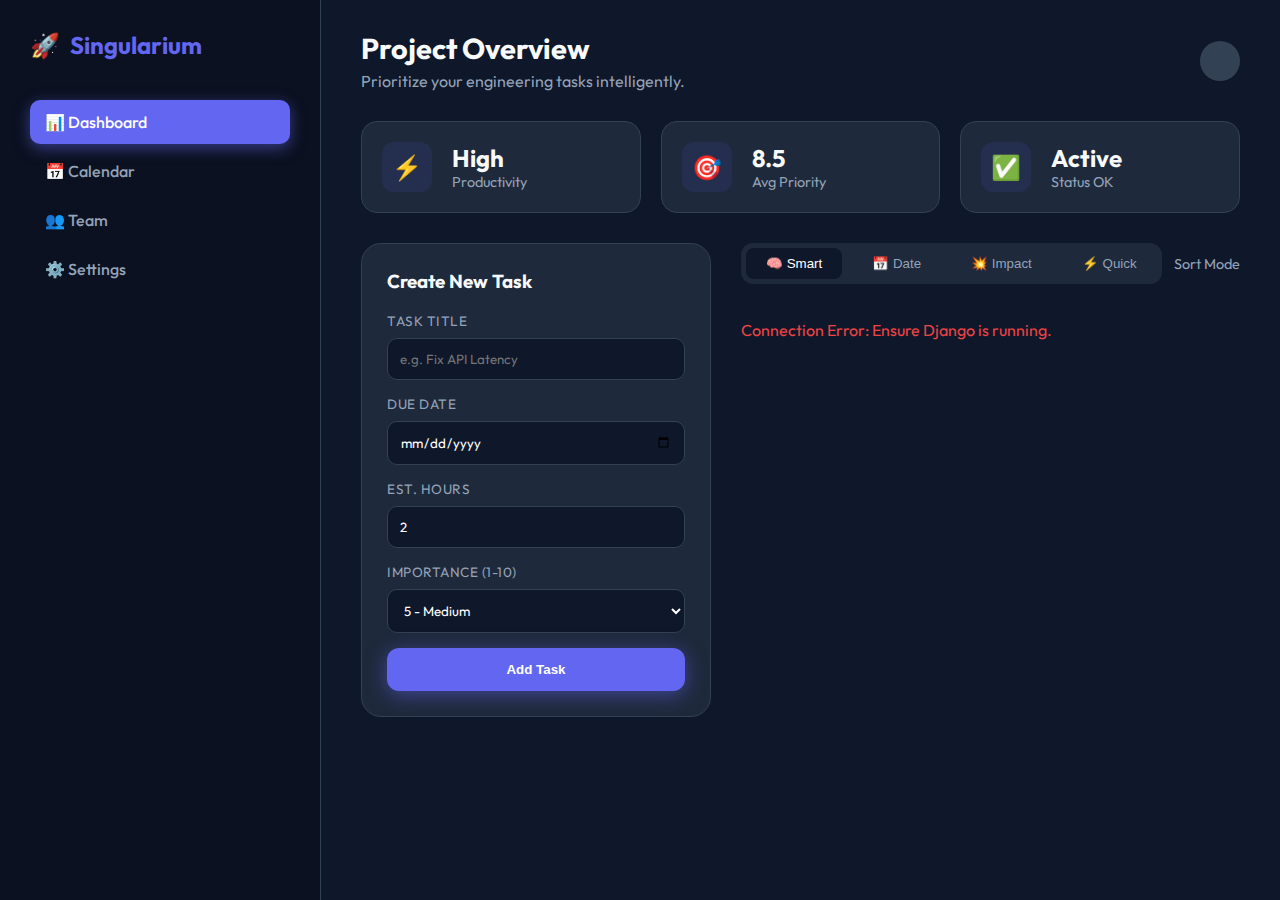
<file: frontend/index.html>
<!DOCTYPE html>
<html lang="en">
<head>
    <meta charset="UTF-8">
    <meta name="viewport" content="width=device-width, initial-scale=1.0">
    <title>Singularium Dashboard</title>
    <link href="https://fonts.googleapis.com/css2?family=Outfit:wght@300;400;500;700&display=swap" rel="stylesheet">
    <link rel="stylesheet" href="style.css">
</head>
<body>

    <div class="sidebar">
        <div class="logo">🚀 <span>Singularium</span></div>
        <div class="nav-item active">📊 Dashboard</div>
        <div class="nav-item">📅 Calendar</div>
        <div class="nav-item">👥 Team</div>
        <div class="nav-item">⚙️ Settings</div>
    </div>

    <div class="main-content">
        
        <div class="header-row">
            <div class="welcome">
                <h2>Project Overview</h2>
                <p>Prioritize your engineering tasks intelligently.</p>
            </div>
            <div class="avatar" style="width:40px; height:40px; background:#334155; border-radius:50%;"></div>
        </div>

        <div class="stats-grid">
            <div class="stat-card">
                <div class="stat-icon">⚡</div>
                <div class="stat-info"><h3>High</h3><p>Productivity</p></div>
            </div>
            <div class="stat-card">
                <div class="stat-icon">🎯</div>
                <div class="stat-info"><h3>8.5</h3><p>Avg Priority</p></div>
            </div>
            <div class="stat-card">
                <div class="stat-icon">✅</div>
                <div class="stat-info"><h3>Active</h3><p>Status OK</p></div>
            </div>
        </div>

        <div class="dashboard-grid">
            
            <div class="form-panel">
                <h3 style="margin-top:0;">Create New Task</h3>
                <form id="taskForm" onsubmit="addTask(event)">
                    <div class="form-group">
                        <label>Task Title</label>
                        <input type="text" id="title" placeholder="e.g. Fix API Latency" required>
                    </div>
                    <div class="form-group">
                        <label>Due Date</label>
                        <input type="date" id="date" required>
                    </div>
                    <div class="form-group">
                        <label>Est. Hours</label>
                        <input type="number" id="hours" value="2" min="1">
                    </div>
                    <div class="form-group">
                        <label>Importance (1-10)</label>
                        <select id="imp">
                            <option value="10">10 - Critical</option>
                            <option value="8">8 - High</option>
                            <option value="5" selected>5 - Medium</option>
                            <option value="3">3 - Low</option>
                        </select>
                    </div>
                    <button type="submit" id="addBtn" class="btn-primary">Add Task</button>
                </form>
            </div>

            <div class="list-panel">
                <div style="display:flex; justify-content:space-between; align-items:center;">
                    <div class="strategy-bar">
                        <button onclick="setStrategy('smart_balance')" class="strat-btn active">🧠 Smart</button>
                        <button onclick="setStrategy('deadline')" class="strat-btn">📅 Date</button>
                        <button onclick="setStrategy('impact')" class="strat-btn">💥 Impact</button>
                        <button onclick="setStrategy('quick_wins')" class="strat-btn">⚡ Quick</button>
                    </div>
                    <div style="color:var(--text-muted); font-size:0.9rem;">Sort Mode</div>
                </div>

                <div id="results" class="task-list-container">
                    <p style="color:#555">Loading Engine...</p>
                </div>
            </div>

        </div>
    </div>

    <script src="main.js"></script>
</body>
</html>
</file>
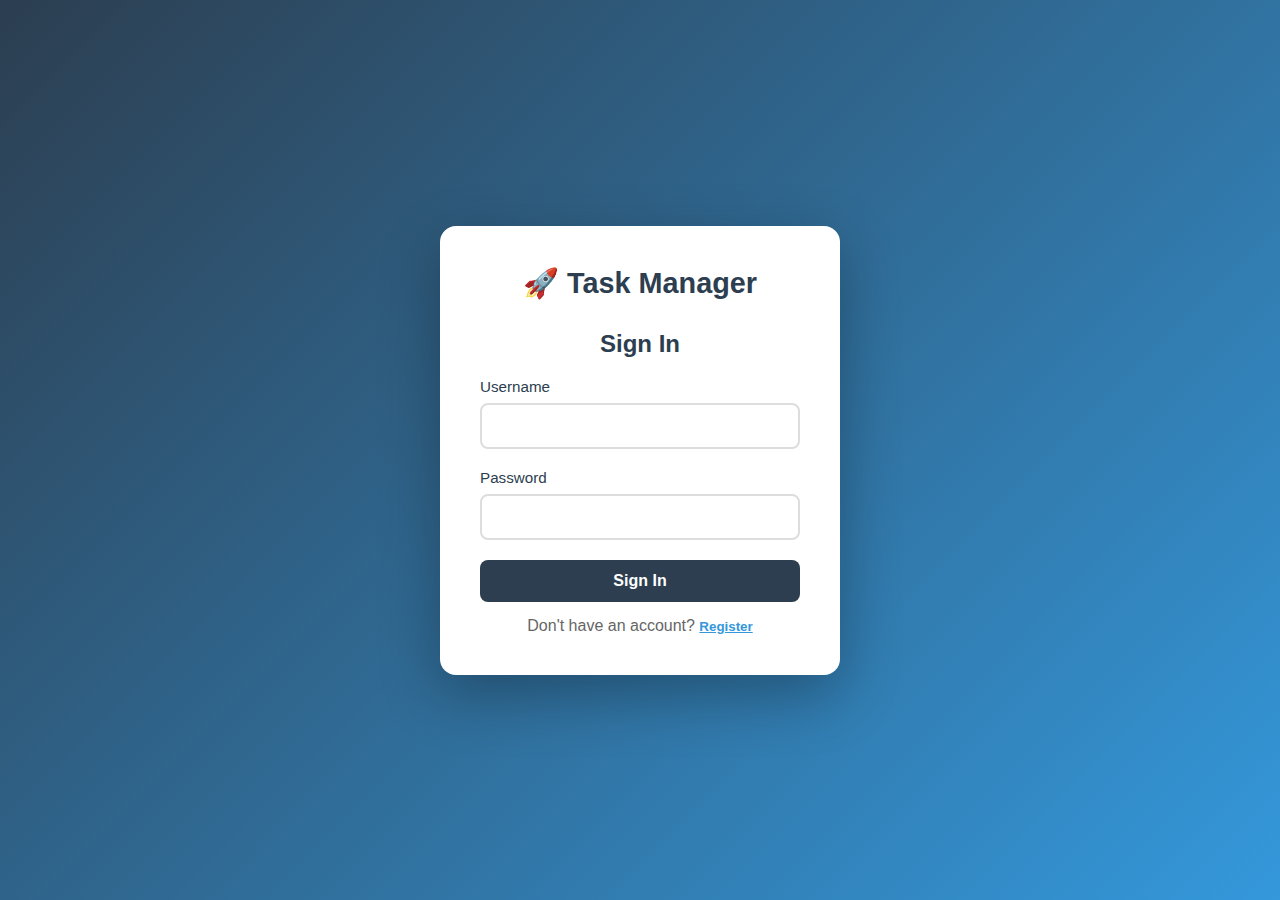
<file: backend/templates/index.html>
<!DOCTYPE html>
<html lang="en">
<head>
    <meta charset="UTF-8">
    <meta name="viewport" content="width=device-width, initial-scale=1.0">
    <title>Smart Task Manager</title>
    <style>
        * { margin: 0; padding: 0; box-sizing: border-box; }
        :root { 
            --primary: #2c3e50; 
            --accent: #3498db; 
            --danger: #e74c3c;
            --success: #2ecc71; 
            --warning: #f39c12;
            --bg: #f5f6fa;
            --card-bg: #ffffff;
            --text-dark: #2c3e50;
            --text-light: #666;
            --border: #ddd;
        }
        
        body { 
            font-family: 'Segoe UI', Tahoma, Geneva, Verdana, sans-serif;
            background: var(--bg);
            color: var(--text-dark);
        }
        
        /* ============ LOGIN PAGE ============ */
        .auth-page {
            display: none;
            min-height: 100vh;
            background: linear-gradient(135deg, var(--primary) 0%, var(--accent) 100%);
            display: flex;
            align-items: center;
            justify-content: center;
            padding: 20px;
        }
        
        .auth-page.active { display: flex !important; }
        
        .auth-container {
            background: white;
            padding: 40px;
            border-radius: 16px;
            box-shadow: 0 20px 60px rgba(0,0,0,0.3);
            width: 100%;
            max-width: 400px;
        }
        
        .auth-container h1 {
            text-align: center;
            margin-bottom: 30px;
            color: var(--primary);
            font-size: 1.8rem;
        }
        
        .auth-form { display: none; }
        .auth-form.active { display: block; }
        
        .form-group {
            margin-bottom: 20px;
        }
        
        .form-group label {
            display: block;
            margin-bottom: 8px;
            font-weight: 500;
            color: var(--primary);
        }
        
        .form-group input {
            width: 100%;
            padding: 12px;
            border: 2px solid var(--border);
            border-radius: 8px;
            font-size: 1rem;
            transition: border-color 0.3s;
        }
        
        .form-group input:focus {
            outline: none;
            border-color: var(--accent);
        }
        
        .btn {
            width: 100%;
            padding: 12px;
            border: none;
            border-radius: 8px;
            font-size: 1rem;
            font-weight: bold;
            cursor: pointer;
            transition: all 0.3s;
            margin-bottom: 15px;
        }
        
        .btn-primary {
            background: var(--primary);
            color: white;
        }
        
        .btn-primary:hover { background: #1a252f; }
        
        .btn-secondary {
            background: var(--accent);
            color: white;
        }
        
        .btn-secondary:hover { background: #2980b9; }
        
        .auth-toggle {
            text-align: center;
            color: var(--text-light);
        }
        
        .auth-toggle button {
            background: none;
            border: none;
            color: var(--accent);
            cursor: pointer;
            font-weight: bold;
            text-decoration: underline;
        }
        
        .error-msg {
            background: #fadbd8;
            color: var(--danger);
            padding: 12px;
            border-radius: 8px;
            margin-bottom: 15px;
            display: none;
        }
        
        .error-msg.active { display: block; }
        
        /* ============ MAIN APP ============ */
        .app-container {
            display: none;
            min-height: 100vh;
            padding: 20px;
        }
        
        .app-container.active { display: block; }
        
        .header {
            background: white;
            padding: 20px;
            border-radius: 12px;
            box-shadow: 0 2px 8px rgba(0,0,0,0.1);
            display: flex;
            justify-content: space-between;
            align-items: center;
            margin-bottom: 30px;
            flex-wrap: wrap;
            gap: 20px;
        }
        
        .header h1 { color: var(--primary); font-size: 2rem; }
        .user-info { display: flex; gap: 15px; align-items: center; }
        .user-info span { color: var(--text-light); }
        .btn-logout { padding: 8px 16px; background: var(--danger); color: white; border: none; border-radius: 6px; cursor: pointer; }
        
        .main-content {
            display: grid;
            grid-template-columns: 1fr 2fr;
            gap: 20px;
            max-width: 1400px;
            margin: 0 auto;
        }
        
        @media (max-width: 968px) {
            .main-content { grid-template-columns: 1fr; }
            .header { flex-direction: column; text-align: center; }
        }
        
        /* ============ CARDS ============ */
        .card {
            background: var(--card-bg);
            padding: 20px;
            border-radius: 12px;
            box-shadow: 0 2px 8px rgba(0,0,0,0.08);
            margin-bottom: 15px;
        }
        
        .card h2 {
            margin-bottom: 20px;
            font-size: 1.3rem;
            color: var(--primary);
            border-bottom: 2px solid var(--bg);
            padding-bottom: 10px;
        }
        
        /* ============ FORM ============ */
        .form-grid {
            display: grid;
            grid-template-columns: 1fr 1fr;
            gap: 15px;
        }
        
        .form-grid-full { grid-column: 1 / -1; }
        
        input, textarea, select {
            width: 100%;
            padding: 12px;
            border: 1px solid var(--border);
            border-radius: 6px;
            font-size: 1rem;
            font-family: inherit;
            transition: border-color 0.3s;
        }
        
        input:focus, textarea:focus, select:focus {
            outline: none;
            border-color: var(--accent);
        }
        
        label {
            display: block;
            margin-bottom: 6px;
            font-weight: 500;
            color: var(--primary);
            font-size: 0.95rem;
        }
        
        textarea { resize: vertical; min-height: 80px; }
        
        /* ============ STRATEGY BUTTONS ============ */
        .strategy-controls {
            display: flex;
            gap: 10px;
            margin-bottom: 20px;
            flex-wrap: wrap;
            overflow-x: auto;
            padding-bottom: 5px;
        }
        
        .strategy-btn {
            padding: 10px 16px;
            border: 2px solid var(--primary);
            background: white;
            color: var(--primary);
            cursor: pointer;
            border-radius: 20px;
            white-space: nowrap;
            transition: all 0.2s;
            font-weight: 500;
        }
        
        .strategy-btn:hover { background: var(--bg); }
        .strategy-btn.active { background: var(--primary); color: white; }
        
        /* ============ TASK CARDS ============ */
        .task-card {
            background: var(--card-bg);
            border: 1px solid var(--border);
            border-left: 5px solid var(--warning);
            padding: 15px;
            border-radius: 8px;
            margin-bottom: 12px;
            display: flex;
            justify-content: space-between;
            align-items: flex-start;
            gap: 15px;
            transition: all 0.2s;
            cursor: pointer;
        }
        
        .task-card:hover { box-shadow: 0 4px 12px rgba(0,0,0,0.1); transform: translateX(5px); }
        .task-card.priority-4 { border-left-color: var(--danger); }
        .task-card.priority-3 { border-left-color: var(--warning); }
        .task-card.priority-2 { border-left-color: var(--accent); }
        .task-card.priority-1 { border-left-color: var(--success); }
        
        .task-info { flex: 1; }
        .task-title { font-weight: bold; font-size: 1.1rem; color: var(--primary); margin-bottom: 8px; }
        .task-meta { font-size: 0.85rem; color: var(--text-light); margin: 4px 0; }
        
        .task-actions {
            display: flex;
            gap: 8px;
        }
        
        .task-actions button {
            padding: 6px 12px;
            border: none;
            border-radius: 6px;
            cursor: pointer;
            font-size: 0.85rem;
            font-weight: bold;
            transition: all 0.2s;
        }
        
        .btn-start { background: var(--success); color: white; }
        .btn-start:hover { opacity: 0.9; }
        
        .btn-complete { background: var(--accent); color: white; }
        .btn-complete:hover { opacity: 0.9; }
        
        .btn-delete { background: var(--danger); color: white; }
        .btn-delete:hover { opacity: 0.9; }
        
        .score-badge {
            display: flex;
            flex-direction: column;
            align-items: center;
            justify-content: center;
            background: var(--primary);
            color: white;
            padding: 10px 15px;
            border-radius: 8px;
            font-weight: bold;
            min-width: 60px;
            text-align: center;
        }
        
        /* ============ ANALYTICS ============ */
        .analytics-grid {
            display: grid;
            grid-template-columns: repeat(auto-fit, minmax(150px, 1fr));
            gap: 15px;
            margin-bottom: 20px;
        }
        
        .stat-card {
            background: linear-gradient(135deg, var(--accent) 0%, #2980b9 100%);
            color: white;
            padding: 20px;
            border-radius: 12px;
            text-align: center;
            box-shadow: 0 4px 12px rgba(0,0,0,0.1);
        }
        
        .stat-value { font-size: 2rem; font-weight: bold; }
        .stat-label { font-size: 0.85rem; opacity: 0.9; margin-top: 8px; }
        
        /* ============ RECOMMENDATIONS ============ */
        .recommendations {
            background: #fffaed;
            border-left: 4px solid var(--warning);
            padding: 15px;
            border-radius: 8px;
            margin-bottom: 20px;
        }
        
        .recommendations h3 {
            color: var(--warning);
            margin-bottom: 10px;
        }
        
        .recommendations ul {
            list-style: none;
            padding-left: 0;
        }
        
        .recommendations li {
            padding: 8px 0;
            color: var(--text-dark);
            border-bottom: 1px solid rgba(0,0,0,0.05);
        }
        
        .recommendations li:last-child { border-bottom: none; }
        
        /* ============ LOADING ============ */
        .loading {
            text-align: center;
            padding: 20px;
            color: var(--text-light);
        }
        
        .spinner {
            border: 4px solid var(--bg);
            border-top: 4px solid var(--accent);
            border-radius: 50%;
            width: 30px;
            height: 30px;
            animation: spin 0.8s linear infinite;
            margin: 0 auto 10px;
        }
        
        @keyframes spin {
            0% { transform: rotate(0deg); }
            100% { transform: rotate(360deg); }
        }
        
        /* ============ STATUS BADGE ============ */
        .status-badge {
            display: inline-block;
            padding: 4px 12px;
            border-radius: 20px;
            font-size: 0.8rem;
            font-weight: bold;
        }
        
        .status-pending { background: #e8f4f8; color: var(--accent); }
        .status-in_progress { background: #fff3cd; color: var(--warning); }
        .status-completed { background: #d4edda; color: var(--success); }
        .status-blocked { background: #f8d7da; color: var(--danger); }
    </style>
</head>
<body>
    <!-- ============ LOGIN PAGE ============ -->
    <div id="authPage" class="auth-page active">
        <div class="auth-container">
            <h1>🚀 Task Manager</h1>
            
            <div id="errorMsg" class="error-msg"></div>
            
            <!-- LOGIN FORM -->
            <form id="loginForm" class="auth-form active" onsubmit="handleLogin(event)">
                <h2 style="text-align: center; margin-bottom: 20px;">Sign In</h2>
                <div class="form-group">
                    <label>Username</label>
                    <input type="text" id="loginUsername" required>
                </div>
                <div class="form-group">
                    <label>Password</label>
                    <input type="password" id="loginPassword" required>
                </div>
                <button type="submit" class="btn btn-primary">Sign In</button>
                <div class="auth-toggle">
                    Don't have an account? 
                    <button type="button" onclick="toggleForms()">Register</button>
                </div>
            </form>
            
            <!-- REGISTER FORM -->
            <form id="registerForm" class="auth-form" onsubmit="handleRegister(event)">
                <h2 style="text-align: center; margin-bottom: 20px;">Create Account</h2>
                <div class="form-group">
                    <label>Username</label>
                    <input type="text" id="regUsername" required>
                </div>
                <div class="form-group">
                    <label>Email</label>
                    <input type="email" id="regEmail" required>
                </div>
                <div class="form-group">
                    <label>Password</label>
                    <input type="password" id="regPassword" required>
                </div>
                <button type="submit" class="btn btn-primary">Create Account</button>
                <div class="auth-toggle">
                    Already have an account? 
                    <button type="button" onclick="toggleForms()">Sign In</button>
                </div>
            </form>
        </div>
    </div>
    
    <!-- ============ MAIN APP ============ -->
    <div id="appContainer" class="app-container">
        <div class="header">
            <h1>🚀 Smart Task Manager</h1>
            <div class="user-info">
                <span id="userName">Welcome!</span>
                <button class="btn-logout" onclick="handleLogout()">Logout</button>
            </div>
        </div>
        
        <div class="main-content">
            <!-- LEFT SIDEBAR - ADD TASK -->
            <div>
                <div class="card">
                    <h2>➕ Add New Task</h2>
                    <form id="taskForm" onsubmit="addTask(event)">
                        <div class="form-group">
                            <label>Task Title</label>
                            <input type="text" id="taskTitle" required placeholder="e.g., Fix Login Bug">
                        </div>
                        
                        <div class="form-group">
                            <label>Description</label>
                            <textarea id="taskDesc" placeholder="Task details..."></textarea>
                        </div>
                        
                        <div class="form-group">
                            <label>Due Date</label>
                            <input type="datetime-local" id="taskDeadline" required>
                        </div>
                        
                        <div class="form-group">
                            <label>Est. Hours</label>
                            <input type="number" id="taskHours" required min="1" value="2" step="0.5">
                        </div>
                        
                        <div class="form-group">
                            <label>Priority</label>
                            <select id="taskPriority" required>
                                <option value="4">🔴 Critical</option>
                                <option value="3">🟠 High</option>
                                <option value="2" selected>🟡 Medium</option>
                                <option value="1">🟢 Low</option>
                            </select>
                        </div>
                        
                        <div class="form-group">
                            <label>Complexity (1-10)</label>
                            <input type="number" id="taskComplexity" required min="1" max="10" value="5">
                        </div>
                        
                        <button type="submit" class="btn btn-primary">Add Task</button>
                    </form>
                </div>
            </div>
            
            <!-- RIGHT SIDE - TASKS & ANALYSIS -->
            <div>
                <!-- STRATEGY BUTTONS -->
                <div class="card">
                    <h2>Strategy</h2>
                    <div class="strategy-controls">
                        <button onclick="changeStrategy('smart_balance')" class="strategy-btn active">
                            🧠 Smart Balance
                        </button>
                        <button onclick="changeStrategy('deadline')" class="strategy-btn">
                            📅 By Deadline
                        </button>
                        <button onclick="changeStrategy('impact')" class="strategy-btn">
                            🚀 High Impact
                        </button>
                        <button onclick="changeStrategy('quick_wins')" class="strategy-btn">
                            ⚡ Quick Wins
                        </button>
                    </div>
                </div>
                
                <!-- ANALYTICS -->
                <div class="card">
                    <h2>📊 Analytics</h2>
                    <div class="analytics-grid" id="analyticsArea">
                        <div class="stat-card"><div class="stat-value">-</div><div class="stat-label">Total</div></div>
                        <div class="stat-card"><div class="stat-value">-</div><div class="stat-label">Completed</div></div>
                        <div class="stat-card"><div class="stat-value">-</div><div class="stat-label">In Progress</div></div>
                        <div class="stat-card"><div class="stat-value">-</div><div class="stat-label">Overdue</div></div>
                    </div>
                </div>
                
                <!-- RECOMMENDATIONS -->
                <div id="recommendationsArea"></div>
                
                <!-- TASKS LIST -->
                <div class="card">
                    <h2>📋 Optimized Task Order</h2>
                    <div id="tasksArea" class="loading">
                        <div class="spinner"></div>
                        <p>Loading tasks...</p>
                    </div>
                </div>
            </div>
        </div>
    </div>

    <script>
        const API_URL = 'http://localhost:8000/api';
        let currentUser = null;
        let currentToken = null;
        let currentStrategy = 'smart_balance';
        let allTasks = [];

        // ============ AUTH FUNCTIONS ============
        
        function toggleForms() {
            document.getElementById('loginForm').classList.toggle('active');
            document.getElementById('registerForm').classList.toggle('active');
            document.getElementById('errorMsg').classList.remove('active');
        }

        async function handleLogin(e) {
            e.preventDefault();
            const username = document.getElementById('loginUsername').value;
            const password = document.getElementById('loginPassword').value;

            try {
                const response = await fetch(`${API_URL}/auth/login/`, {
                    method: 'POST',
                    headers: { 'Content-Type': 'application/json' },
                    body: JSON.stringify({ username, password })
                });

                const data = await response.json();
                console.log('Login response:', response.status, data);
                
                if (!response.ok) {
                    throw new Error(data.error || `Error: ${response.status}`);
                }
                
                setAuth(data.user, data.tokens.access);
                showApp();
            } catch (err) {
                console.error('Login error:', err);
                showError('❌ ' + err.message);
            }
        }

        async function handleRegister(e) {
            e.preventDefault();
            const username = document.getElementById('regUsername').value;
            const email = document.getElementById('regEmail').value;
            const password = document.getElementById('regPassword').value;

            try {
                const response = await fetch(`${API_URL}/auth/register/`, {
                    method: 'POST',
                    headers: { 'Content-Type': 'application/json' },
                    body: JSON.stringify({ username, email, password })
                });

                const data = await response.json();
                console.log('Register response:', response.status, data);
                
                if (!response.ok) {
                    throw new Error(data.error || `Error: ${response.status}`);
                }
                
                setAuth(data.user, data.tokens.access);
                showApp();
            } catch (err) {
                console.error('Register error:', err);
                showError('❌ ' + err.message);
            }
        }

        function setAuth(user, token) {
            currentUser = user;
            currentToken = token;
            localStorage.setItem('token', token);
            localStorage.setItem('user', JSON.stringify(user));
            document.getElementById('userName').textContent = `Welcome, ${user.username}!`;
        }

        function handleLogout() {
            currentUser = null;
            currentToken = null;
            localStorage.removeItem('token');
            localStorage.removeItem('user');
            showAuth();
            document.getElementById('taskForm').reset();
            document.getElementById('tasksArea').innerHTML = '';
        }

        function showError(msg) {
            const el = document.getElementById('errorMsg');
            el.textContent = msg;
            el.classList.add('active');
            setTimeout(() => el.classList.remove('active'), 5000);
        }

        function showAuth() {
            document.getElementById('authPage').classList.add('active');
            document.getElementById('appContainer').classList.remove('active');
        }

        function showApp() {
            document.getElementById('authPage').classList.remove('active');
            document.getElementById('appContainer').classList.add('active');
            loadTasks();
        }

        // ============ TASK FUNCTIONS ============

        async function addTask(e) {
            e.preventDefault();

            const task = {
                title: document.getElementById('taskTitle').value,
                description: document.getElementById('taskDesc').value,
                deadline: new Date(document.getElementById('taskDeadline').value).toISOString(),
                estimated_duration: parseFloat(document.getElementById('taskHours').value),
                priority: parseInt(document.getElementById('taskPriority').value),
                complexity: parseInt(document.getElementById('taskComplexity').value),
                status: 'pending'
            };

            try {
                const response = await fetch(`${API_URL}/tasks/`, {
                    method: 'POST',
                    headers: {
                        'Content-Type': 'application/json',
                        'Authorization': `Bearer ${currentToken}`
                    },
                    body: JSON.stringify(task)
                });

                if (!response.ok) throw new Error('Failed to add task');
                
                document.getElementById('taskForm').reset();
                await loadTasks();
                showError('✅ Task added successfully!');
            } catch (err) {
                showError('❌ Error: ' + err.message);
            }
        }

        async function loadTasks() {
            try {
                const response = await fetch(`${API_URL}/tasks/analyze/`, {
                    headers: { 'Authorization': `Bearer ${currentToken}` }
                });

                if (!response.ok) throw new Error('Failed to load tasks');
                
                const data = await response.json();
                allTasks = data.optimized_order;
                renderTasks(data.optimized_order);
                updateAnalytics(data.analysis);
                updateRecommendations(data.recommendations);
            } catch (err) {
                document.getElementById('tasksArea').innerHTML = `<p style="color: red;">Error: ${err.message}</p>`;
            }
        }

        function renderTasks(tasks) {
            const container = document.getElementById('tasksArea');
            
            if (tasks.length === 0) {
                container.innerHTML = '<p>No tasks yet. Create one to get started!</p>';
                return;
            }

            container.innerHTML = tasks.map((t, idx) => `
                <div class="task-card priority-${t.priority}">
                    <div class="task-info">
                        <div style="display: flex; gap: 10px; align-items: center;">
                            <span style="font-size: 1.5rem;">${idx + 1}.</span>
                            <div>
                                <div class="task-title">${t.title}</div>
                                <span class="status-badge status-${t.status}">${t.status.replace('_', ' ').toUpperCase()}</span>
                            </div>
                        </div>
                        ${t.description ? `<p style="margin-top: 8px; color: var(--text-light);">${t.description}</p>` : ''}
                        <div class="task-meta">
                            📅 ${new Date(t.deadline).toLocaleDateString()} | 
                            ⏱ ${t.estimated_duration}h | 
                            💪 Complexity: ${t.complexity}/10
                        </div>
                    </div>
                    <div style="display: flex; flex-direction: column; gap: 8px; align-items: flex-end;">
                        <div class="score-badge">${(t.priority * 25).toFixed(0)}</div>
                        <div class="task-actions">
                            ${t.status !== 'completed' ? `
                                <button class="btn-start" onclick="updateTaskStatus(${t.id}, 'in_progress')">Start</button>
                                <button class="btn-complete" onclick="updateTaskStatus(${t.id}, 'completed')">Done</button>
                            ` : ''}
                            <button class="btn-delete" onclick="deleteTask(${t.id})">Delete</button>
                        </div>
                    </div>
                </div>
            `).join('');
        }

        function updateAnalytics(analysis) {
            const stats = [
                { value: analysis.active_tasks, label: 'Active' },
                { value: analysis.completed_tasks, label: 'Completed' },
                { value: analysis.in_progress, label: 'In Progress' },
                { value: analysis.overdue_tasks, label: 'Overdue' }
            ];

            document.getElementById('analyticsArea').innerHTML = stats
                .map(s => `
                    <div class="stat-card">
                        <div class="stat-value">${s.value}</div>
                        <div class="stat-label">${s.label}</div>
                    </div>
                `).join('');
        }

        function updateRecommendations(recommendations) {
            if (!recommendations || recommendations.length === 0) return;

            document.getElementById('recommendationsArea').innerHTML = `
                <div class="card recommendations">
                    <h3>💡 Recommendations</h3>
                    <ul>
                        ${recommendations.map(r => `<li>${r}</li>`).join('')}
                    </ul>
                </div>
            `;
        }

        async function updateTaskStatus(taskId, status) {
            try {
                const endpoint = status === 'in_progress' ? 'start' : status === 'completed' ? 'complete' : 'block';
                const response = await fetch(`${API_URL}/tasks/${taskId}/${endpoint}/`, {
                    method: 'POST',
                    headers: { 'Authorization': `Bearer ${currentToken}` }
                });

                if (!response.ok) throw new Error('Failed to update task');
                await loadTasks();
            } catch (err) {
                showError('❌ Error updating task');
            }
        }

        async function deleteTask(taskId) {
            if (!confirm('Delete this task?')) return;

            try {
                const response = await fetch(`${API_URL}/tasks/${taskId}/`, {
                    method: 'DELETE',
                    headers: { 'Authorization': `Bearer ${currentToken}` }
                });

                if (!response.ok) throw new Error('Failed to delete task');
                await loadTasks();
            } catch (err) {
                showError('❌ Error deleting task');
            }
        }

        function changeStrategy(strategy) {
            currentStrategy = strategy;
            document.querySelectorAll('.strategy-btn').forEach(b => b.classList.remove('active'));
            event.target.classList.add('active');
        }

        // ============ INITIALIZATION ============

        window.addEventListener('load', () => {
            const token = localStorage.getItem('token');
            const user = localStorage.getItem('user');

            if (token && user) {
                currentToken = token;
                currentUser = JSON.parse(user);
                showApp();
            } else {
                showAuth();
            }
        });
    </script>
</body>
</html>
</file>
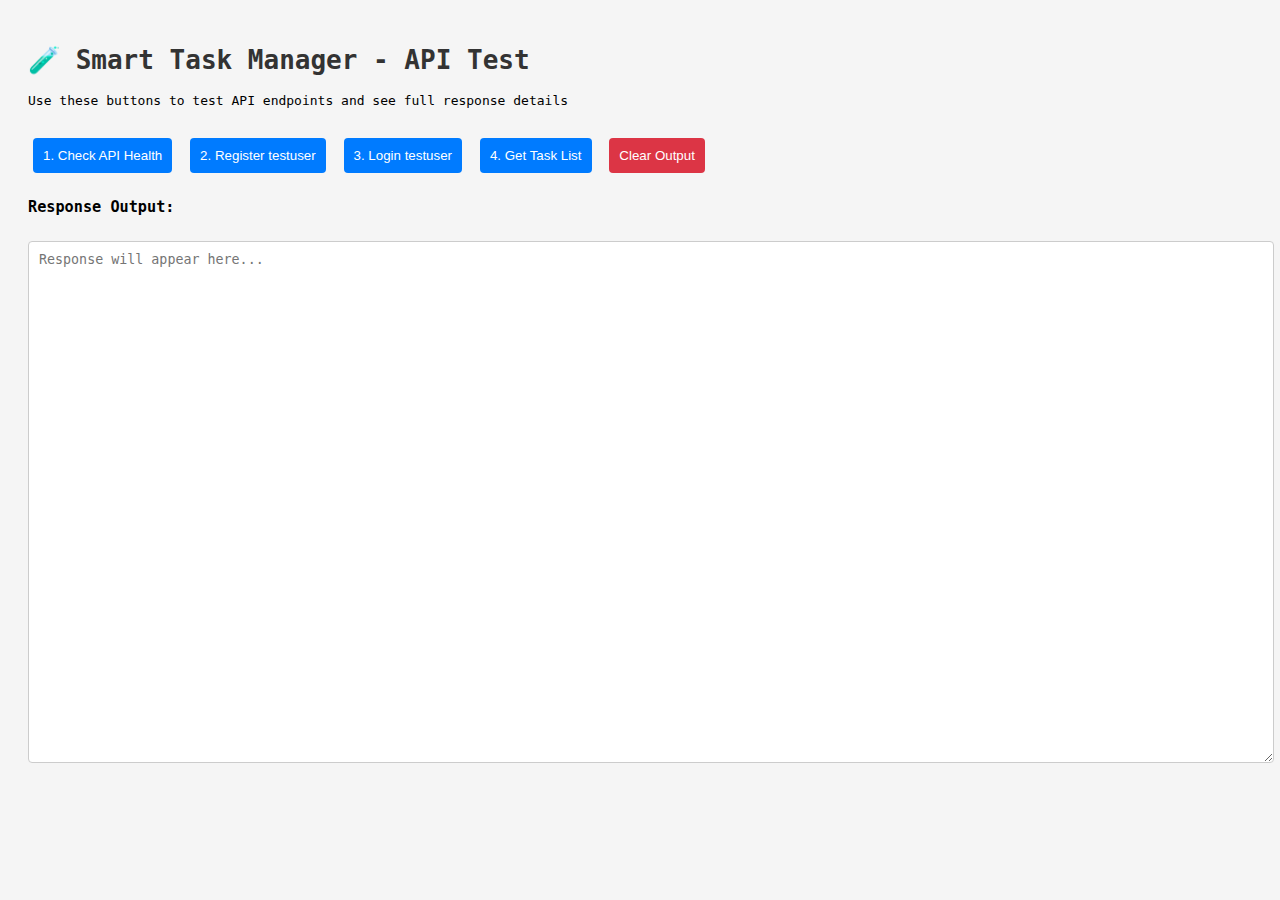
<file: backend/templates/test.html>
<!DOCTYPE html>
<html>
<head>
    <title>API Test</title>
    <style>
        body { font-family: monospace; padding: 20px; background: #f5f5f5; }
        button { margin: 10px 5px; padding: 10px; background: #007bff; color: white; border: none; cursor: pointer; border-radius: 4px; }
        button:hover { background: #0056b3; }
        .clear-btn { background: #dc3545; }
        .clear-btn:hover { background: #c82333; }
        textarea { width: 100%; height: 500px; margin-top: 10px; font-family: monospace; padding: 10px; border: 1px solid #ccc; border-radius: 4px; }
        .header { margin-bottom: 20px; }
        h1 { color: #333; }
    </style>
</head>
<body>
    <div class="header">
        <h1>🧪 Smart Task Manager - API Test</h1>
        <p>Use these buttons to test API endpoints and see full response details</p>
    </div>
    
    <div>
        <button onclick="testHealth()">1. Check API Health</button>
        <button onclick="testRegister()">2. Register testuser</button>
        <button onclick="testLogin()">3. Login testuser</button>
        <button onclick="testTaskList()">4. Get Task List</button>
        <button class="clear-btn" onclick="clearOutput()">Clear Output</button>
    </div>
    
    <h3>Response Output:</h3>
    <textarea id="output" placeholder="Response will appear here..."></textarea>
    
    <script>
        const API_URL = 'http://localhost:8000/api';
        
        function log(msg) {
            const output = document.getElementById('output');
            output.value += msg + '\n';
            output.scrollTop = output.scrollHeight;
        }
        
        function clearOutput() {
            document.getElementById('output').value = '';
        }
        
        async function testHealth() {
            clearOutput();
            log('=== Testing Health Check ===');
            log('GET /api/health/\n');
            try {
                const response = await fetch(`${API_URL}/health/`);
                log(`Status: ${response.status} ${response.statusText}`);
                const data = await response.json();
                log('\nResponse Body:');
                log(JSON.stringify(data, null, 2));
            } catch (e) {
                log(`Error: ${e.message}`);
            }
        }
        
        async function testRegister() {
            clearOutput();
            log('=== Testing Register ===');
            const payload = {
                username: 'testuser',
                password: 'testpass123',
                email: 'test@example.com'
            };
            log('POST /api/auth/register/');
            log('Request Body:');
            log(JSON.stringify(payload, null, 2));
            log('---');
            try {
                const response = await fetch(`${API_URL}/auth/register/`, {
                    method: 'POST',
                    headers: { 'Content-Type': 'application/json' },
                    body: JSON.stringify(payload)
                });
                log(`Status: ${response.status} ${response.statusText}`);
                const data = await response.json();
                log('\nResponse Body:');
                log(JSON.stringify(data, null, 2));
            } catch (e) {
                log(`Error: ${e.message}`);
            }
        }
        
        async function testLogin() {
            clearOutput();
            log('=== Testing Login ===');
            const payload = {
                username: 'testuser',
                password: 'testpass123'
            };
            log('POST /api/auth/login/');
            log('Request Body:');
            log(JSON.stringify(payload, null, 2));
            log('---');
            try {
                const response = await fetch(`${API_URL}/auth/login/`, {
                    method: 'POST',
                    headers: { 'Content-Type': 'application/json' },
                    body: JSON.stringify(payload)
                });
                log(`Status: ${response.status} ${response.statusText}`);
                const data = await response.json();
                log('\nResponse Body:');
                log(JSON.stringify(data, null, 2));
                
                if (response.status === 200 && data.tokens) {
                    log('\n✅ Login successful! Tokens saved.');
                    localStorage.setItem('access_token', data.tokens.access);
                    localStorage.setItem('refresh_token', data.tokens.refresh);
                }
            } catch (e) {
                log(`Error: ${e.message}`);
            }
        }
        
        async function testTaskList() {
            clearOutput();
            log('=== Testing Task List ===');
            const token = localStorage.getItem('access_token');
            log('GET /api/tasks/');
            log(`Authorization: Bearer ${token ? token.substring(0, 20) + '...' : 'NOT FOUND'}\n`);
            try {
                const headers = { 'Content-Type': 'application/json' };
                if (token) {
                    headers['Authorization'] = `Bearer ${token}`;
                }
                
                const response = await fetch(`${API_URL}/tasks/`, {
                    method: 'GET',
                    headers: headers
                });
                log(`Status: ${response.status} ${response.statusText}`);
                const data = await response.json();
                log('\nResponse Body:');
                log(JSON.stringify(data, null, 2));
            } catch (e) {
                log(`Error: ${e.message}`);
            }
        }
    </script>
</body>
</html>
</file>
<file: frontend/style.css>
:root {
    --bg-dark: #0f172a;       /* Deep Blue/Black */
    --bg-card: #1e293b;       /* Lighter Blue/Grey */
    --accent: #6366f1;        /* Indigo */
    --accent-glow: rgba(99, 102, 241, 0.5);
    --text-main: #f8fafc;
    --text-muted: #94a3b8;
    --sidebar-width: 260px;
}

body {
    font-family: 'Outfit', sans-serif;
    background-color: var(--bg-dark);
    color: var(--text-main);
    margin: 0;
    padding: 0;
    height: 100vh;
    display: flex;
    overflow: hidden; /* App-like feel */
}

/* --- SIDEBAR --- */
.sidebar {
    width: var(--sidebar-width);
    background: #0b1120;
    padding: 30px;
    display: flex;
    flex-direction: column;
    border-right: 1px solid #334155;
}
.logo { font-size: 1.5rem; font-weight: 700; margin-bottom: 40px; color: white; display: flex; align-items: center; gap: 10px; }
.logo span { color: var(--accent); }

.nav-item {
    padding: 12px 15px;
    margin-bottom: 5px;
    border-radius: 10px;
    color: var(--text-muted);
    cursor: pointer;
    transition: 0.2s;
    font-weight: 500;
    display: flex;
    align-items: center;
    gap: 12px;
}
.nav-item:hover { background: rgba(255,255,255,0.05); color: white; }
.nav-item.active { background: var(--accent); color: white; box-shadow: 0 4px 15px var(--accent-glow); }

/* --- MAIN AREA --- */
.main-content {
    flex: 1;
    padding: 30px 40px;
    overflow-y: auto;
    display: flex;
    flex-direction: column;
    gap: 30px;
}

/* HEADER & STATS */
.header-row { display: flex; justify-content: space-between; align-items: center; }
.welcome h2 { margin: 0; font-size: 1.8rem; }
.welcome p { margin: 5px 0 0; color: var(--text-muted); }

.stats-grid {
    display: grid;
    grid-template-columns: repeat(3, 1fr);
    gap: 20px;
}
.stat-card {
    background: var(--bg-card);
    padding: 20px;
    border-radius: 16px;
    border: 1px solid #334155;
    display: flex;
    align-items: center;
    gap: 20px;
}
.stat-icon { width: 50px; height: 50px; background: rgba(99, 102, 241, 0.1); color: var(--accent); border-radius: 12px; display: flex; align-items: center; justify-content: center; font-size: 1.5rem; }
.stat-info h3 { margin: 0; font-size: 1.5rem; }
.stat-info p { margin: 0; color: var(--text-muted); font-size: 0.9rem; }

/* --- DASHBOARD GRID --- */
.dashboard-grid {
    display: grid;
    grid-template-columns: 350px 1fr; /* Sidebar is fixed, List is flexible */
    gap: 30px;
    height: 100%;
}

/* LEFT: FORM */
.form-panel {
    background: var(--bg-card);
    padding: 25px;
    border-radius: 20px;
    border: 1px solid #334155;
    height: fit-content;
}
.form-group { margin-bottom: 15px; }
label { display: block; color: var(--text-muted); font-size: 0.85rem; margin-bottom: 8px; text-transform: uppercase; letter-spacing: 0.5px; }
input, select {
    width: 100%;
    background: #0f172a;
    border: 1px solid #334155;
    padding: 12px;
    border-radius: 10px;
    color: white;
    font-family: inherit;
    box-sizing: border-box;
}
input:focus { border-color: var(--accent); outline: none; }

.btn-primary {
    width: 100%;
    background: var(--accent);
    color: white;
    border: none;
    padding: 14px;
    border-radius: 12px;
    font-weight: 600;
    cursor: pointer;
    box-shadow: 0 4px 20px var(--accent-glow);
    transition: 0.2s;
}
.btn-primary:hover { filter: brightness(1.1); }

/* RIGHT: LIST & FILTERS */
.list-panel {
    display: flex;
    flex-direction: column;
    gap: 20px;
}

/* Strategy Switcher */
.strategy-bar {
    display: flex;
    gap: 10px;
    background: var(--bg-card);
    padding: 5px;
    border-radius: 12px;
    width: fit-content;
}
.strat-btn {
    padding: 8px 20px;
    background: transparent;
    border: none;
    color: var(--text-muted);
    border-radius: 8px;
    cursor: pointer;
    font-weight: 500;
    transition: 0.2s;
}
.strat-btn.active { background: var(--bg-dark); color: white; shadow: 0 2px 5px rgba(0,0,0,0.2); }

/* Task Cards */
.task-list-container {
    display: flex;
    flex-direction: column;
    gap: 15px;
    padding-bottom: 50px;
}
.task-card {
    background: var(--bg-card);
    padding: 20px;
    border-radius: 16px;
    display: flex;
    justify-content: space-between;
    align-items: center;
    border-left: 4px solid #334155;
    transition: transform 0.2s;
}
.task-card:hover { transform: translateX(5px); background: #263345; }

.score-circle {
    width: 50px; height: 50px;
    border-radius: 50%;
    display: flex; align-items: center; justify-content: center;
    font-weight: 700;
    font-size: 1.1rem;
    border: 3px solid currentColor;
}
</file>
